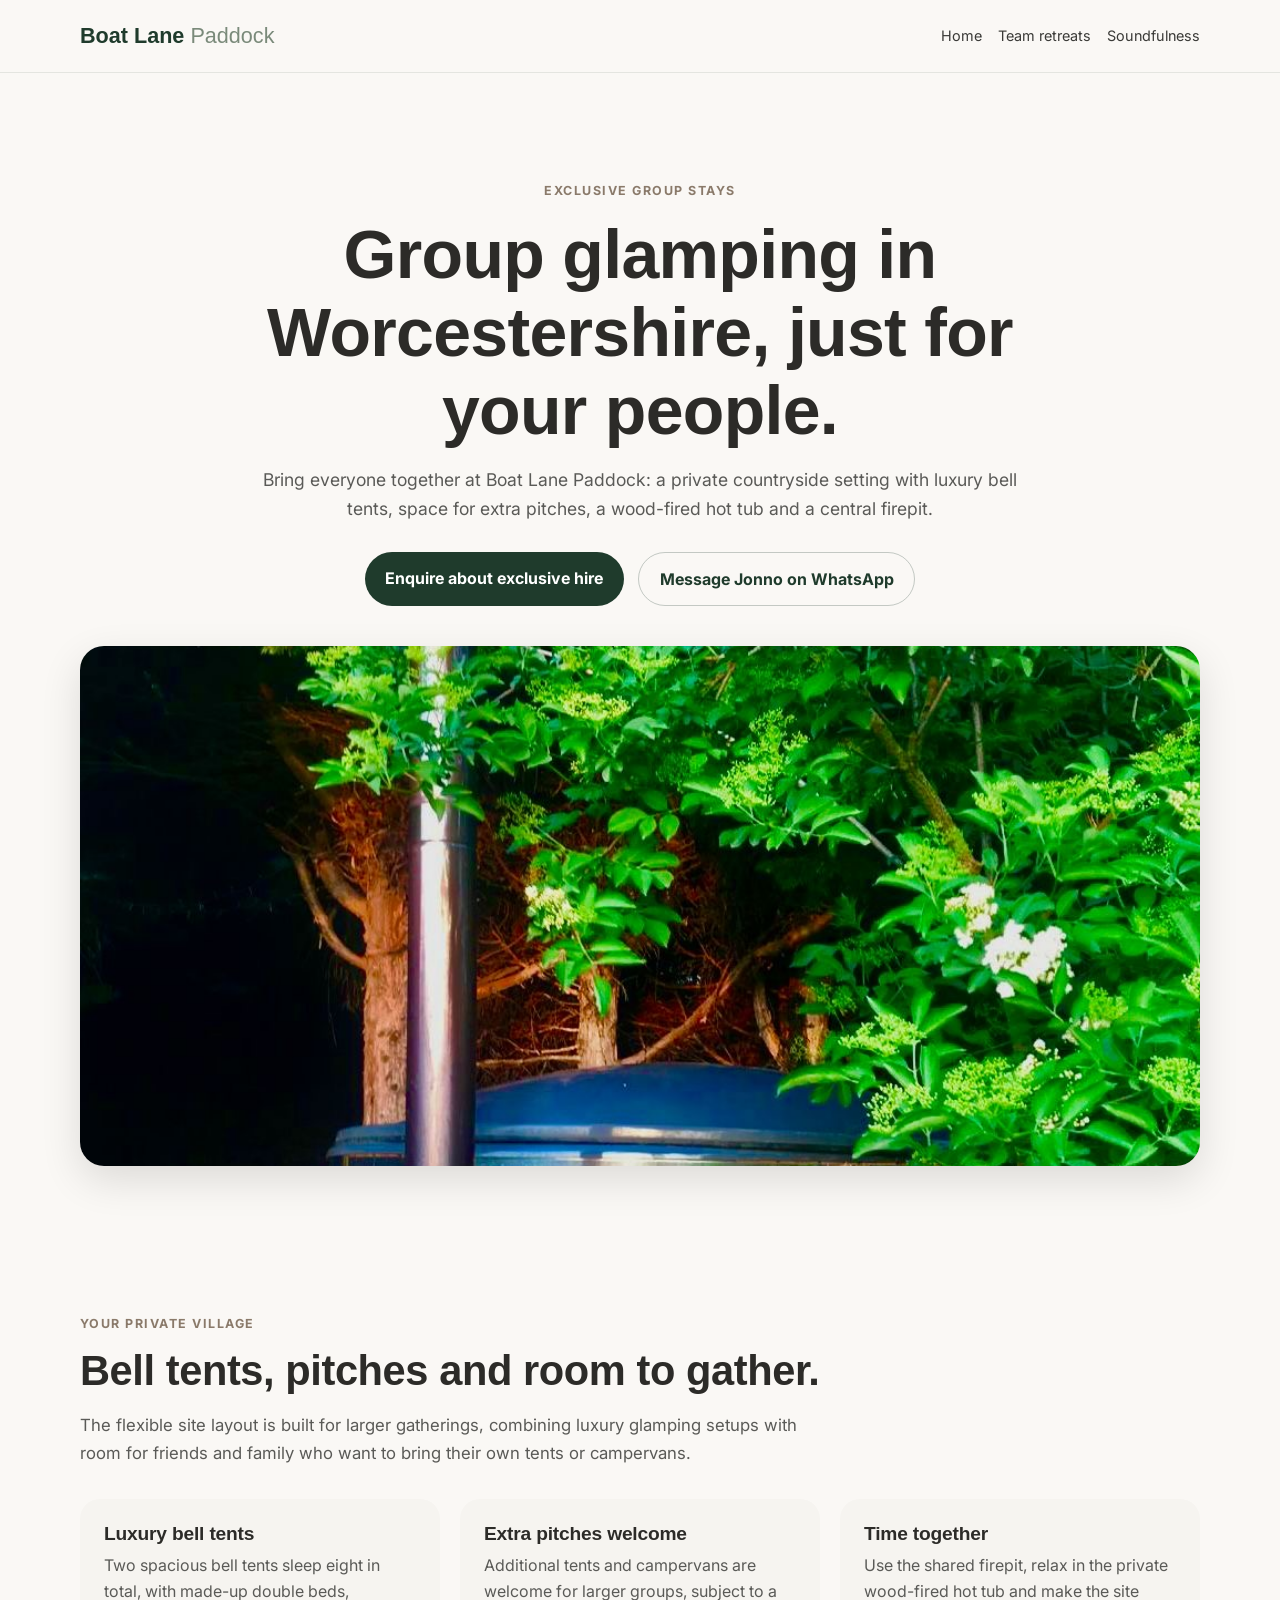
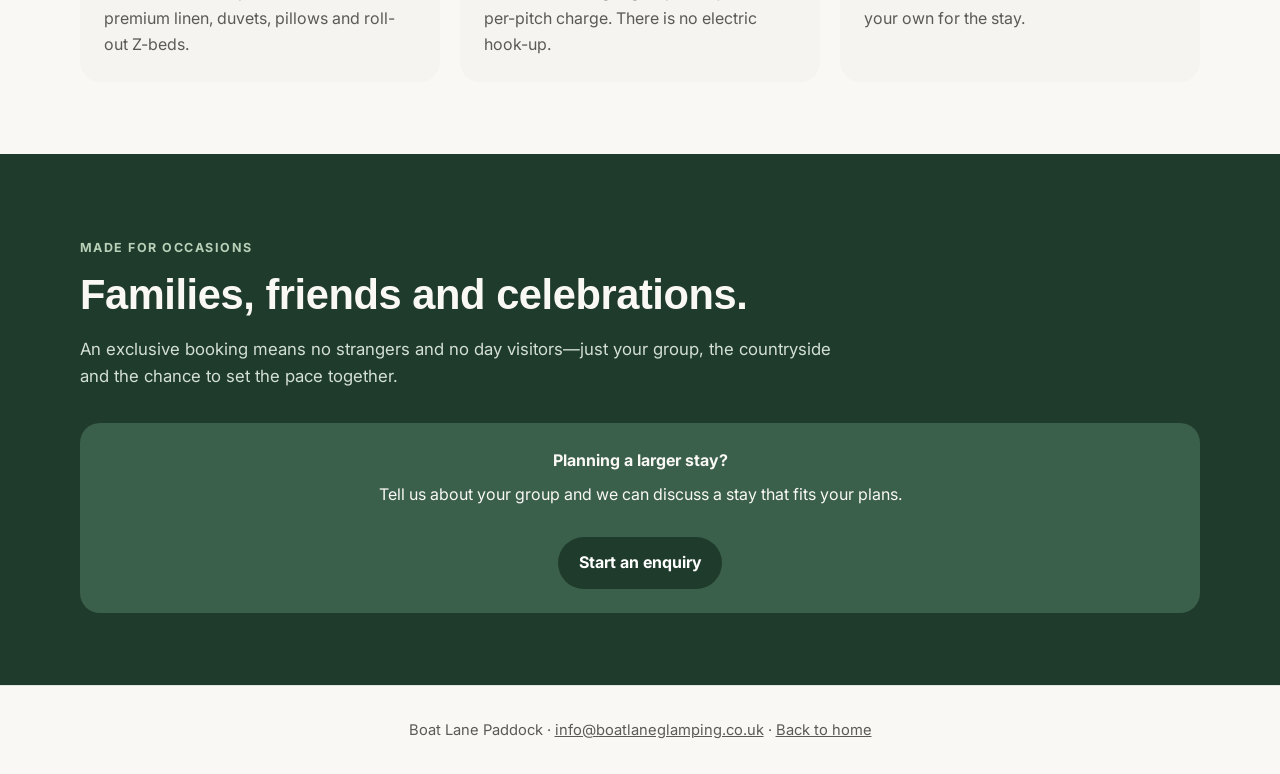
<file: docs/group-glamping/index.html>
<!DOCTYPE html>
<html lang="en-GB">
<head>
    <meta charset="UTF-8" />
    <meta name="viewport" content="width=device-width, initial-scale=1.0" />
    <title>Exclusive Group Glamping in Worcestershire | Boat Lane Paddock</title>
    <meta name="description" content="Book Boat Lane Paddock exclusively for your group. Worcestershire bell tents, extra pitches, a wood-fired hot tub and a central firepit for 20+ guests." />
    <link rel="canonical" href="https://boatlaneglamping.co.uk/group-glamping/" />
    <meta property="og:title" content="Exclusive Group Glamping in Worcestershire | Boat Lane Paddock" />
    <meta property="og:description" content="Exclusive group stays with bell tents, extra pitches, a wood-fired hot tub and a central firepit." />
    <meta property="og:image" content="https://boatlaneglamping.co.uk/paddock.jpg" />
    <meta property="og:image:alt" content="Wood-fired hot tub under the stars at Boat Lane Paddock" />
    <meta property="og:type" content="website" />
    <meta property="og:locale" content="en_GB" />
    <link rel="preconnect" href="https://fonts.googleapis.com" />
    <link rel="preconnect" href="https://fonts.gstatic.com" crossorigin />
    <link href="https://fonts.googleapis.com/css2?family=Inter:opsz,wght@14..32,400;14..32,500;14..32,600;14..32,700&display=swap" rel="stylesheet" />
    <link rel="stylesheet" href="../landing-pages.css" />
    <script type="application/ld+json">
    {"@context":"https://schema.org","@type":"WebPage","@id":"https://boatlaneglamping.co.uk/group-glamping/#webpage","url":"https://boatlaneglamping.co.uk/group-glamping/","name":"Exclusive Group Glamping in Worcestershire","description":"Exclusive group stays with bell tents, extra pitches, a wood-fired hot tub and a central firepit.","isPartOf":{"@id":"https://boatlaneglamping.co.uk/#website"},"inLanguage":"en-GB"}
    </script>
</head>
<body>
    <header class="site-header"><div class="container header-inner"><a class="brand" href="../">Boat Lane <span>Paddock</span></a><nav class="site-nav" aria-label="Primary"><a href="../">Home</a><a href="../team-retreats/">Team retreats</a><a href="../soundfulness/">Soundfulness</a></nav></div></header>
    <main>
        <section class="hero"><div class="container"><p class="eyebrow">Exclusive group stays</p><h1>Group glamping in Worcestershire, just for your people.</h1><p class="lede">Bring everyone together at Boat Lane Paddock: a private countryside setting with luxury bell tents, space for extra pitches, a wood-fired hot tub and a central firepit.</p><div class="actions"><a class="button button-primary" href="../#contact">Enquire about exclusive hire</a><a class="button button-secondary" href="https://wa.me/447530071958">Message Jonno on WhatsApp</a></div><img class="hero-image" src="../paddock.jpg" alt="Wood-fired hot tub under the stars at Boat Lane Paddock" width="1011" height="1392" fetchpriority="high" decoding="async" /></div></section>
        <section class="content"><div class="container"><p class="eyebrow">Your private village</p><h2>Bell tents, pitches and room to gather.</h2><p class="content-copy">The flexible site layout is built for larger gatherings, combining luxury glamping setups with room for friends and family who want to bring their own tents or campervans.</p><div class="grid"><article class="card"><h3>Luxury bell tents</h3><p>Two spacious bell tents sleep eight in total, with made-up double beds, premium linen, duvets, pillows and roll-out Z-beds.</p></article><article class="card"><h3>Extra pitches welcome</h3><p>Additional tents and campervans are welcome for larger groups, subject to a per-pitch charge. There is no electric hook-up.</p></article><article class="card"><h3>Time together</h3><p>Use the shared firepit, relax in the private wood-fired hot tub and make the site your own for the stay.</p></article></div></div></section>
        <section class="content content-dark"><div class="container"><p class="eyebrow">Made for occasions</p><h2>Families, friends and celebrations.</h2><p class="content-copy">An exclusive booking means no strangers and no day visitors—just your group, the countryside and the chance to set the pace together.</p><div class="callout"><strong>Planning a larger stay?</strong><p>Tell us about your group and we can discuss a stay that fits your plans.</p><div class="actions"><a class="button button-primary" href="../#contact">Start an enquiry</a></div></div></div></section>
    </main>
    <footer class="footer"><div class="container">Boat Lane Paddock · <a href="mailto:info@boatlaneglamping.co.uk">info@boatlaneglamping.co.uk</a> · <a href="../">Back to home</a></div></footer>
</body>
</html>
</file>
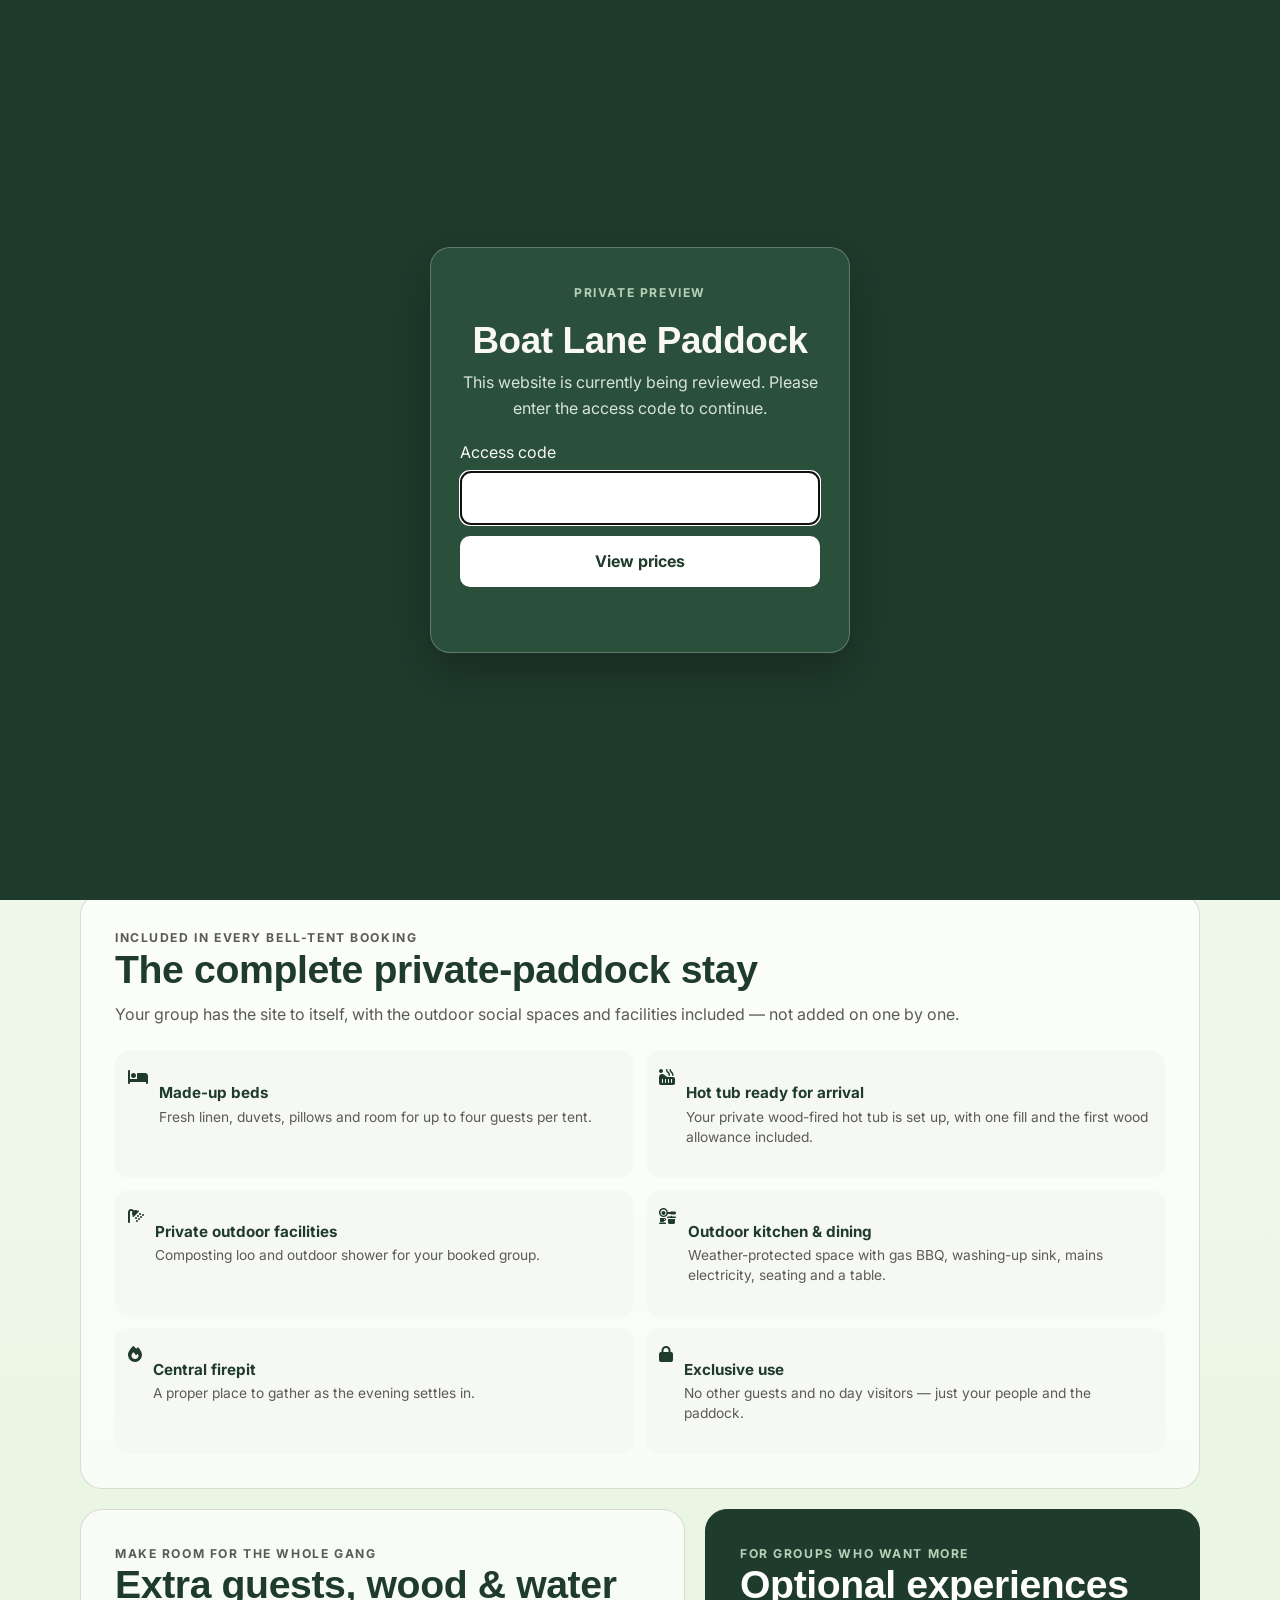
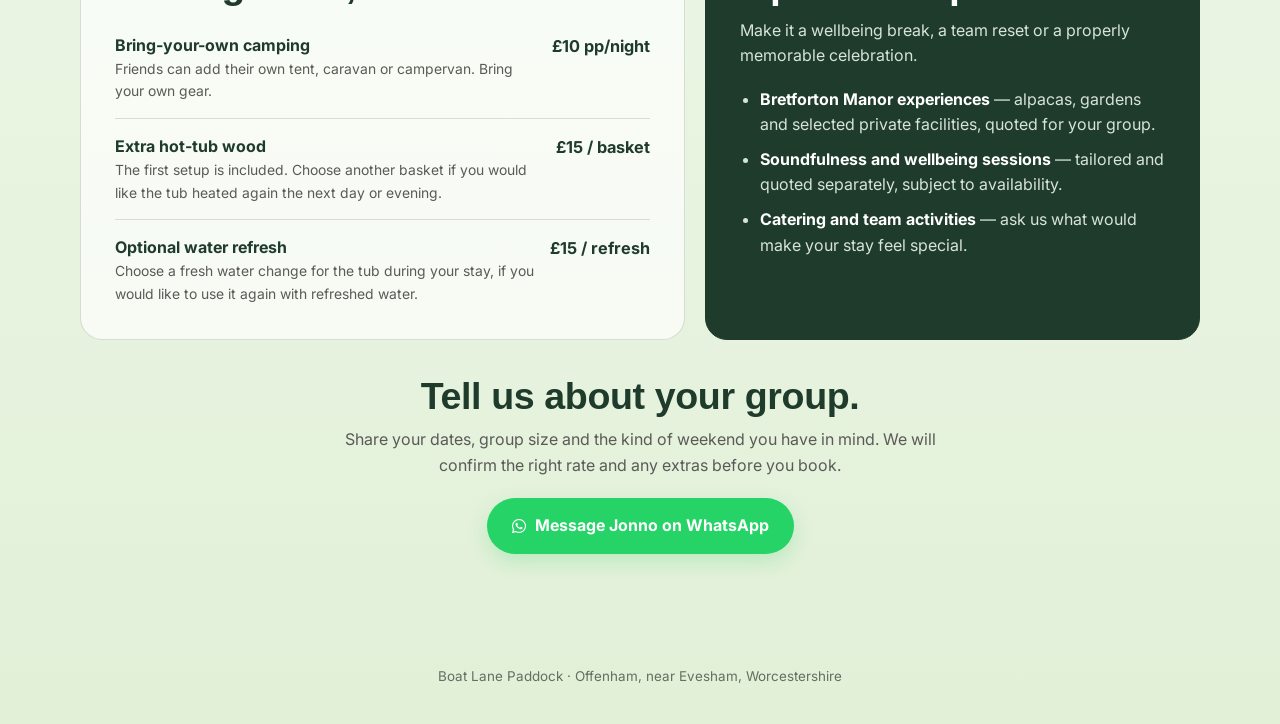
<file: docs/pricing/index.html>
<!DOCTYPE html>
<html lang="en-GB">
<head>
  <meta charset="UTF-8" />
  <meta name="viewport" content="width=device-width, initial-scale=1.0" />
  <meta name="theme-color" content="#faf8f5" />
  <meta name="robots" content="noindex, nofollow" />
  <title>Weekend Prices | Boat Lane Paddock</title>
  <meta name="description" content="Clear weekend prices for exclusive-use glamping at Boat Lane Paddock in Offenham." />
  <link rel="preconnect" href="https://fonts.googleapis.com" />
  <link rel="preconnect" href="https://fonts.gstatic.com" crossorigin />
  <link href="https://fonts.googleapis.com/css2?family=Inter:opsz,wght@14..32,400;14..32,500;14..32,600;14..32,700&display=swap" rel="stylesheet" />
  <link rel="stylesheet" href="https://cdnjs.cloudflare.com/ajax/libs/font-awesome/6.5.0/css/all.min.css" />
  <style>
    :root { --green:#1f3b2c; --green-2:#2a4f3a; --cream:#faf8f5; --ink:#2c2b28; --muted:#5a5a57; --pale:#e8efe8; --line:rgba(31,59,44,.16); }
    * { box-sizing:border-box; }
    html { scroll-behavior:smooth; }
    body { margin:0; font-family:Inter,Arial,sans-serif; background:linear-gradient(180deg,#f6fbf2 0%,#eef7e8 52%,#e2f0d8 100%); color:var(--ink); line-height:1.6; }
    h1,h2,h3 { font-family:"Gill Sans","Gill Sans MT",Calibri,"Trebuchet MS",sans-serif; letter-spacing:-.01em; line-height:1.1; }
    a { color:inherit; }
    .container { width:min(1120px,calc(100% - 48px)); margin:0 auto; }
    header { position:sticky; top:0; z-index:10; background:rgba(246,251,242,.9); backdrop-filter:blur(10px); border-bottom:1px solid rgba(31,59,44,.08); }
    .nav { min-height:76px; display:flex; align-items:center; justify-content:space-between; gap:22px; }
    .logo { text-decoration:none; font-family:"Gill Sans","Gill Sans MT",Calibri,sans-serif; font-size:1.42rem; font-weight:700; color:var(--green); }
    .logo span { color:#7a8a7a; font-weight:400; }
    .back { text-decoration:none; color:var(--green); font-size:.92rem; font-weight:600; }
    .back i { margin-right:7px; }
    main { padding:72px 0 84px; }
    .eyebrow { margin:0 0 8px; font-size:.76rem; letter-spacing:.13em; text-transform:uppercase; color:#8a7a6a; font-weight:700; }
    .hero { text-align:center; max-width:780px; margin:0 auto 52px; }
    h1 { margin:0 0 14px; font-size:clamp(2.8rem,6vw,4.45rem); color:var(--green); }
    .lead { margin:0 auto; max-width:670px; color:var(--muted); font-size:clamp(1.05rem,2vw,1.22rem); }
    .price-grid { display:grid; grid-template-columns:repeat(3,1fr); gap:16px; margin-bottom:24px; }
    .price-card { position:relative; padding:28px 24px 25px; background:rgba(255,255,255,.78); border:1px solid var(--line); border-radius:20px; box-shadow:0 9px 25px rgba(31,59,44,.06); }
    .price-card.recommended { background:var(--green); border-color:var(--green); color:#fff; box-shadow:0 16px 36px rgba(31,59,44,.2); transform:translateY(-7px); }
    .label { margin:0 0 9px; font-size:.74rem; letter-spacing:.1em; text-transform:uppercase; color:#7a8a7a; font-weight:700; }
    .recommended .label { color:#b8d0b8; }
    .rate { margin:0; font-family:"Gill Sans","Gill Sans MT",Calibri,sans-serif; font-size:clamp(2.35rem,5vw,3.1rem); font-weight:700; line-height:1; color:var(--green); }
    .recommended .rate { color:#fff; }
    .basis { margin:8px 0 0; font-size:.92rem; color:var(--muted); }
    .recommended .basis { color:#d7e4d7; }
    .note { margin:17px 0 0; padding-top:15px; border-top:1px solid var(--line); font-size:.88rem; }
    .recommended .note { border-color:rgba(255,255,255,.2); color:#d7e4d7; }
    .badge { display:inline-block; margin-bottom:11px; padding:5px 9px; border-radius:999px; background:#dfeadf; color:var(--green); font-size:.7rem; font-weight:700; letter-spacing:.06em; text-transform:uppercase; }
    .recommended .badge { background:#d7e4d7; color:var(--green); }
    .price-note { margin:0 auto 55px; max-width:760px; text-align:center; color:var(--muted); font-size:.92rem; }
    .section { padding:34px; margin:20px 0; border:1px solid var(--line); border-radius:22px; background:rgba(255,255,255,.68); }
    .section h2 { margin:0 0 11px; color:var(--green); font-size:clamp(1.85rem,4vw,2.45rem); }
    .section > p { margin:0; color:var(--muted); }
    .included { display:grid; grid-template-columns:repeat(2,1fr); gap:12px; margin:24px 0 0; }
    .included div { display:flex; align-items:flex-start; gap:11px; padding:14px 13px; border-radius:14px; background:#f6f8f4; }
    .included i { color:var(--green); margin-top:4px; }
    .included strong { display:block; font-size:.95rem; color:var(--green); }
    .included span { display:block; margin-top:2px; color:var(--muted); font-size:.86rem; line-height:1.45; }
    .extras { display:grid; grid-template-columns:1.1fr .9fr; gap:20px; margin-top:20px; }
    .extras .section { margin:0; }
    .extra-line { display:flex; justify-content:space-between; align-items:flex-start; gap:16px; padding:15px 0; border-bottom:1px solid var(--line); }
    .extra-line:last-child { border-bottom:0; padding-bottom:0; }
    .extra-line strong { color:var(--green); display:block; }
    .extra-line span { display:block; font-size:.87rem; color:var(--muted); }
    .extra-price { white-space:nowrap; color:var(--green); font-weight:700; font-size:1.02rem; }
    .callout { background:var(--green); color:#fff; border-color:var(--green); }
    .callout h2,.callout strong { color:#fff; }
    .callout p { color:#d7e4d7; }
    .callout ul { margin:18px 0 0; padding-left:20px; color:#d7e4d7; }
    .callout li + li { margin-top:9px; }
    .cta { margin-top:36px; text-align:center; }
    .cta h2 { margin:0 0 10px; color:var(--green); font-size:clamp(1.8rem,4vw,2.35rem); }
    .cta p { margin:0 auto 20px; max-width:600px; color:var(--muted); }
    .button { display:inline-flex; align-items:center; gap:9px; padding:15px 25px; border-radius:999px; background:#25d366; color:#fff; text-decoration:none; font-weight:700; box-shadow:0 8px 20px rgba(37,211,102,.22); }
    .button:hover { background:#1da851; transform:translateY(-2px); }
    footer { padding:28px 0 36px; color:#617061; font-size:.84rem; text-align:center; }
    #previewGate { position:fixed; inset:0; z-index:100; display:flex; align-items:center; justify-content:center; padding:24px; background:var(--green); color:var(--cream); }
    .preview-card { width:min(100%,420px); padding:35px 29px; text-align:center; background:var(--green-2); border:1px solid rgba(255,255,255,.25); border-radius:20px; box-shadow:0 18px 48px rgba(0,0,0,.28); }
    .preview-card h2 { margin:0 0 9px; font-size:2.3rem; }
    .preview-card p { margin:0 0 18px; color:#d7e4d7; }
    .preview-card input { width:100%; padding:13px 15px; border:1px solid rgba(255,255,255,.45); border-radius:10px; font:inherit; }
    .preview-card button { width:100%; margin-top:11px; border:0; background:#fff; color:var(--green); padding:13px; border-radius:10px; font:inherit; font-weight:700; cursor:pointer; }
    .error { min-height:1.4em; margin:9px 0 0 !important; font-size:.9rem; color:#ffe1d7 !important; }
    body.preview-unlocked #previewGate { display:none; }
    @media (max-width:760px) { .container{width:min(100% - 32px,1120px)} .nav{min-height:65px}.price-grid,.included,.extras{grid-template-columns:1fr}.price-card.recommended{transform:none}.section{padding:26px 20px} main{padding-top:48px} }
  </style>
</head>
<body>
  <div id="previewGate" role="dialog" aria-modal="true" aria-labelledby="previewGateTitle">
    <div class="preview-card">
      <p class="eyebrow" style="color:#b8d0b8">Private preview</p>
      <h2 id="previewGateTitle">Boat Lane Paddock</h2>
      <p>This website is currently being reviewed. Please enter the access code to continue.</p>
      <form id="previewGateForm">
        <label for="previewGatePassword" style="display:block;text-align:left;margin-bottom:6px">Access code</label>
        <input id="previewGatePassword" type="password" autocomplete="current-password" required />
        <button type="submit">View prices</button>
        <p id="previewGateError" class="error" role="alert"></p>
      </form>
    </div>
  </div>
  <header><div class="container nav"><a class="logo" href="/">Boat Lane <span>Paddock</span></a><a class="back" href="/"><i class="fa-solid fa-arrow-left"></i>Back to the paddock</a></div></header>
  <main class="container">
    <section class="hero">
      <p class="eyebrow">Exclusive-use weekends</p>
      <h1>Simple prices.<br />Your own paddock.</h1>
      <p class="lead">Choose the weekend that suits your group. Every bell-tent booking gives your group private use of Boat Lane Paddock — there are no other guests.</p>
    </section>
    <section class="price-grid" aria-label="Weekend pricing">
      <article class="price-card"><p class="label">Off-season &amp; quiet dates</p><p class="rate">£350</p><p class="basis">both bell tents · two nights<br />up to eight guests</p><p class="note">Our lowest whole-paddock weekend rate, available on selected quieter dates.</p></article>
      <article class="price-card recommended"><span class="badge">Most weekends</span><p class="label">Standard weekend</p><p class="rate">£395</p><p class="basis">both bell tents · two nights<br />up to eight guests</p><p class="note">The usual Friday–Sunday price for both furnished tents and exclusive paddock use.</p></article>
      <article class="price-card"><p class="label">Peak &amp; high-demand dates</p><p class="rate">£450</p><p class="basis">both bell tents · two nights<br />up to eight guests</p><p class="note">For selected peak weekends. We will always confirm the rate before booking.</p></article>
    </section>
    <p class="price-note">Each booking includes both furnished bell tents. Prices are for the complete two-night paddock package, not per tent or per person; each tent sleeps up to four guests.</p>
    <section class="section">
      <p class="eyebrow">Included in every bell-tent booking</p>
      <h2>The complete private-paddock stay</h2>
      <p>Your group has the site to itself, with the outdoor social spaces and facilities included — not added on one by one.</p>
      <div class="included">
        <div><i class="fa-solid fa-bed"></i><p><strong>Made-up beds</strong><span>Fresh linen, duvets, pillows and room for up to four guests per tent.</span></p></div>
        <div><i class="fa-solid fa-hot-tub-person"></i><p><strong>Hot tub ready for arrival</strong><span>Your private wood-fired hot tub is set up, with one fill and the first wood allowance included.</span></p></div>
        <div><i class="fa-solid fa-shower"></i><p><strong>Private outdoor facilities</strong><span>Composting loo and outdoor shower for your booked group.</span></p></div>
        <div><i class="fa-solid fa-kitchen-set"></i><p><strong>Outdoor kitchen &amp; dining</strong><span>Weather-protected space with gas BBQ, washing-up sink, mains electricity, seating and a table.</span></p></div>
        <div><i class="fa-solid fa-fire"></i><p><strong>Central firepit</strong><span>A proper place to gather as the evening settles in.</span></p></div>
        <div><i class="fa-solid fa-lock"></i><p><strong>Exclusive use</strong><span>No other guests and no day visitors — just your people and the paddock.</span></p></div>
      </div>
    </section>
    <section class="extras">
      <div class="section"><p class="eyebrow">Make room for the whole gang</p><h2>Extra guests, wood &amp; water</h2>
        <div class="extra-line"><div><strong>Bring-your-own camping</strong><span>Friends can add their own tent, caravan or campervan. Bring your own gear.</span></div><div class="extra-price">£10 pp/night</div></div>
        <div class="extra-line"><div><strong>Extra hot-tub wood</strong><span>The first setup is included. Choose another basket if you would like the tub heated again the next day or evening.</span></div><div class="extra-price">£15 / basket</div></div>
        <div class="extra-line"><div><strong>Optional water refresh</strong><span>Choose a fresh water change for the tub during your stay, if you would like to use it again with refreshed water.</span></div><div class="extra-price">£15 / refresh</div></div>
      </div>
      <div class="section callout"><p class="eyebrow" style="color:#b8d0b8">For groups who want more</p><h2>Optional experiences</h2><p>Make it a wellbeing break, a team reset or a properly memorable celebration.</p><ul><li><strong>Bretforton Manor experiences</strong> — alpacas, gardens and selected private facilities, quoted for your group.</li><li><strong>Soundfulness and wellbeing sessions</strong> — tailored and quoted separately, subject to availability.</li><li><strong>Catering and team activities</strong> — ask us what would make your stay feel special.</li></ul></div>
    </section>
    <section class="cta"><h2>Tell us about your group.</h2><p>Share your dates, group size and the kind of weekend you have in mind. We will confirm the right rate and any extras before you book.</p><a class="button" href="https://wa.me/447530071958?text=Hello%20Jonno%2C%20I%27d%20like%20to%20enquire%20about%20a%20Boat%20Lane%20Paddock%20weekend." target="_blank" rel="noopener"><i class="fa-brands fa-whatsapp"></i>Message Jonno on WhatsApp</a></section>
  </main>
  <footer class="container">Boat Lane Paddock · Offenham, near Evesham, Worcestershire</footer>
  <script>
    (function(){const code='bananarama',form=document.getElementById('previewGateForm'),input=document.getElementById('previewGatePassword'),error=document.getElementById('previewGateError');if(sessionStorage.getItem('boatLanePreviewAccess')==='granted'){document.body.classList.add('preview-unlocked')}else{input.focus()}form.addEventListener('submit',function(event){event.preventDefault();if(input.value===code){sessionStorage.setItem('boatLanePreviewAccess','granted');document.body.classList.add('preview-unlocked');error.textContent=''}else{error.textContent='That access code is not recognised.';input.select()}})})();
  </script>
</body>
</html>
</file>
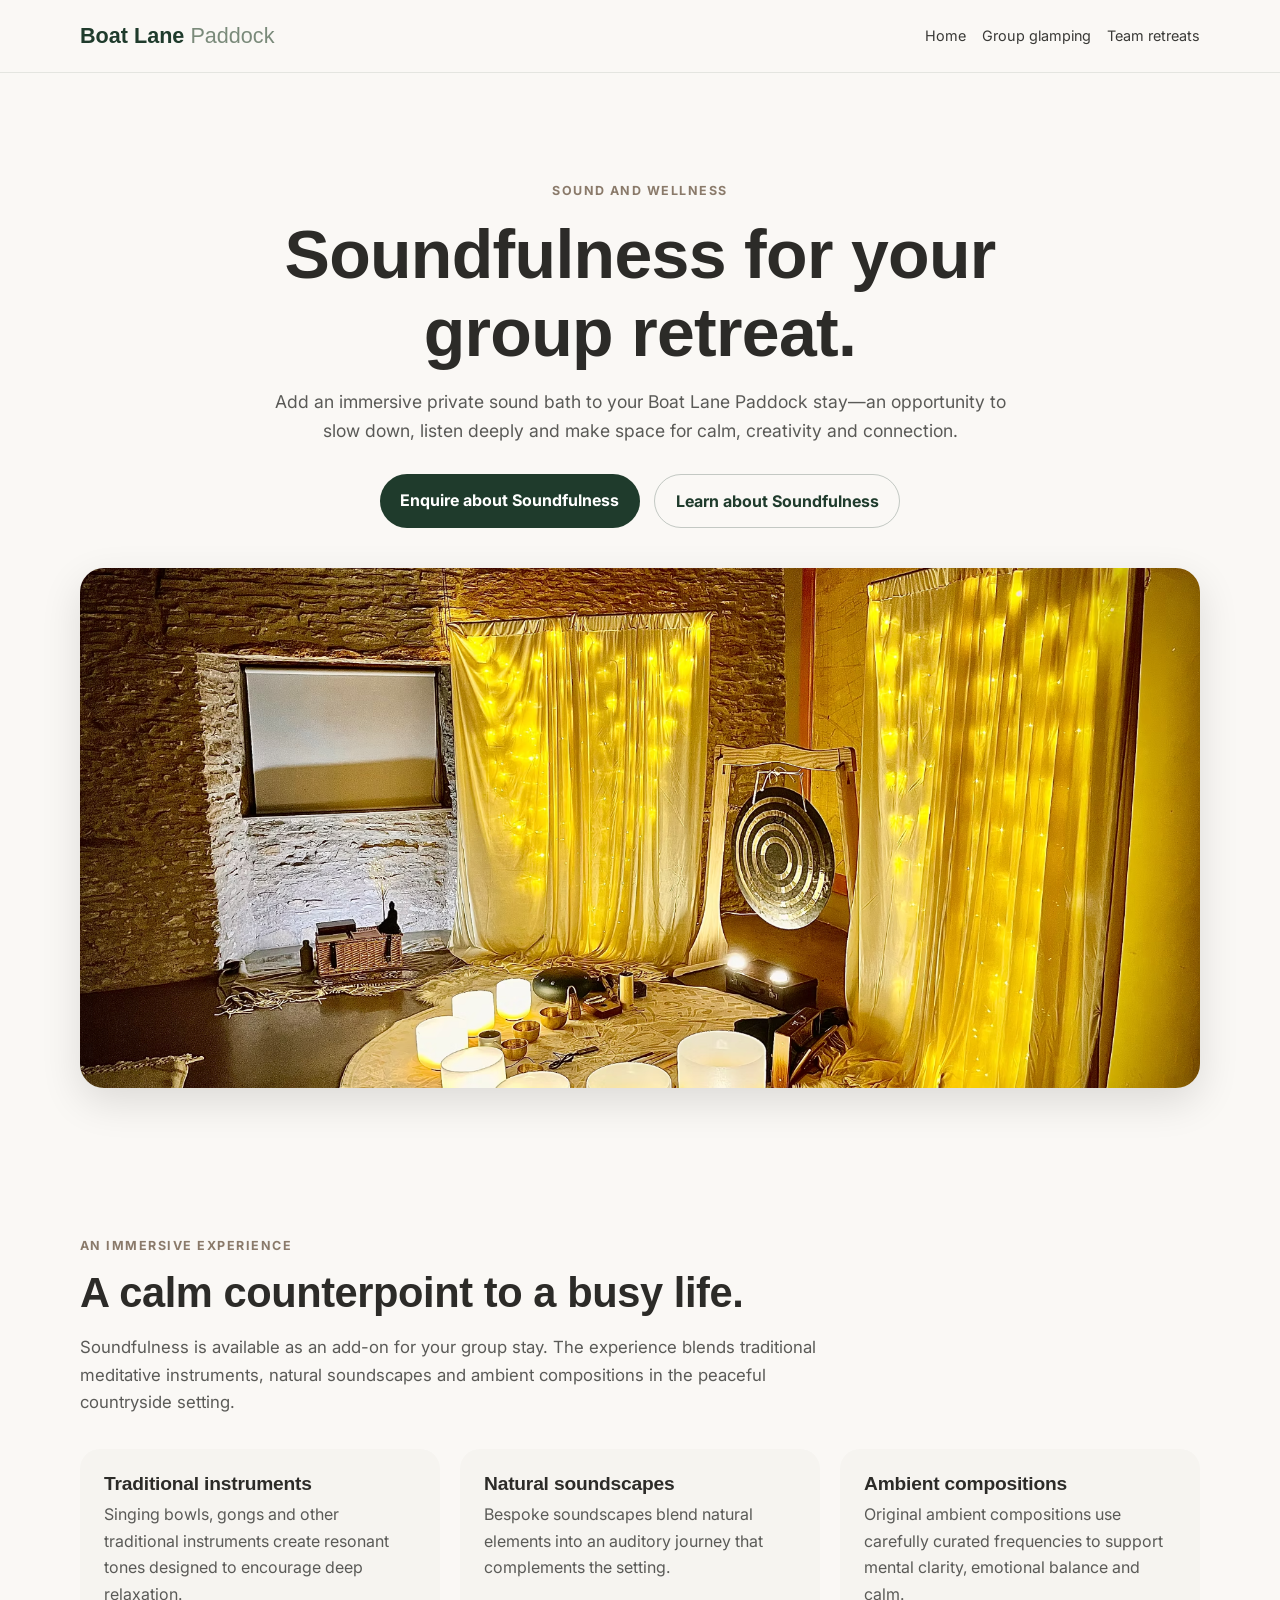
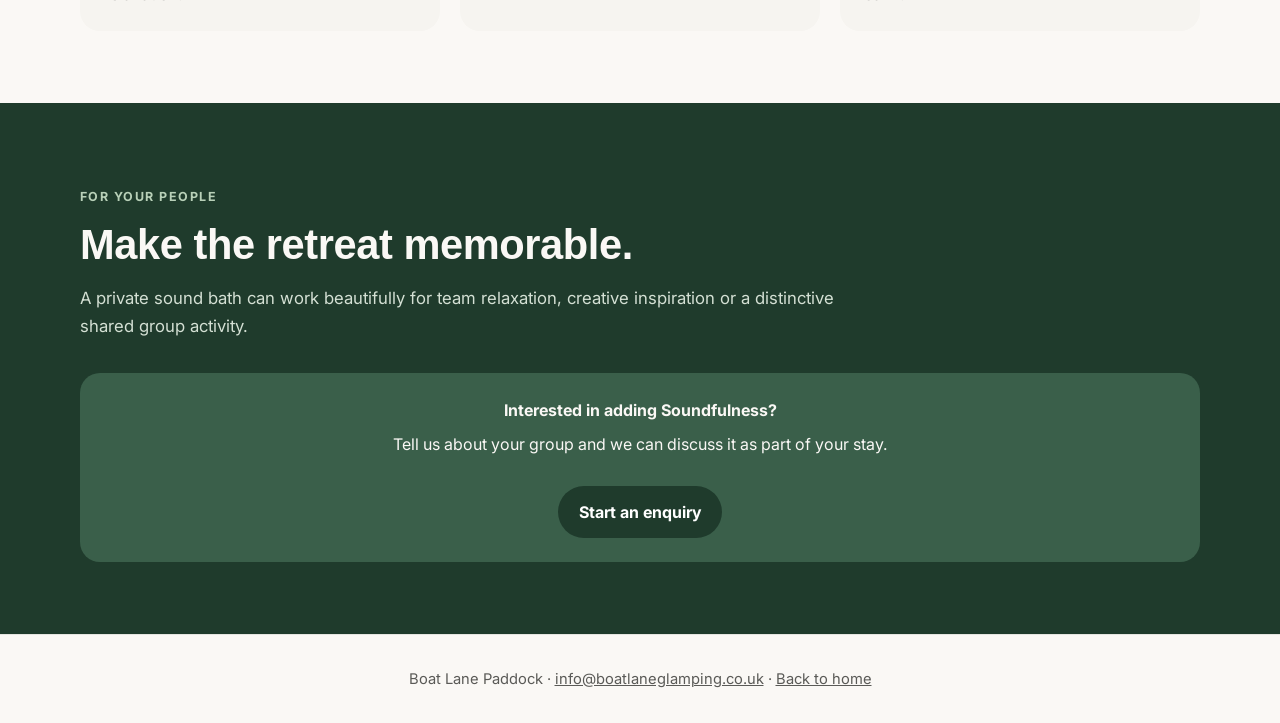
<file: docs/soundfulness/index.html>
<!DOCTYPE html>
<html lang="en-GB">
<head>
    <meta charset="UTF-8" />
    <meta name="viewport" content="width=device-width, initial-scale=1.0" />
    <title>Soundfulness Retreats in Worcestershire | Boat Lane Paddock</title>
    <meta name="description" content="Add a private Soundfulness sound bath to your Boat Lane Paddock group stay in Worcestershire, with traditional instruments, natural soundscapes and ambient compositions." />
    <link rel="canonical" href="https://boatlaneglamping.co.uk/soundfulness/" />
    <meta property="og:title" content="Soundfulness Retreats in Worcestershire | Boat Lane Paddock" />
    <meta property="og:description" content="A private Soundfulness sound bath for your group stay at Boat Lane Paddock." />
    <meta property="og:image" content="https://boatlaneglamping.co.uk/soundfulness.JPG" />
    <meta property="og:image:alt" content="Soundfulness sound bath experience" />
    <meta property="og:type" content="website" />
    <meta property="og:locale" content="en_GB" />
    <link rel="preconnect" href="https://fonts.googleapis.com" />
    <link rel="preconnect" href="https://fonts.gstatic.com" crossorigin />
    <link href="https://fonts.googleapis.com/css2?family=Inter:opsz,wght@14..32,400;14..32,500;14..32,600;14..32,700&display=swap" rel="stylesheet" />
    <link rel="stylesheet" href="../landing-pages.css" />
    <script type="application/ld+json">
    {"@context":"https://schema.org","@type":"WebPage","@id":"https://boatlaneglamping.co.uk/soundfulness/#webpage","url":"https://boatlaneglamping.co.uk/soundfulness/","name":"Soundfulness Retreats in Worcestershire","description":"A private Soundfulness sound bath for your group stay at Boat Lane Paddock.","isPartOf":{"@id":"https://boatlaneglamping.co.uk/#website"},"inLanguage":"en-GB"}
    </script>
</head>
<body>
    <header class="site-header"><div class="container header-inner"><a class="brand" href="../">Boat Lane <span>Paddock</span></a><nav class="site-nav" aria-label="Primary"><a href="../">Home</a><a href="../group-glamping/">Group glamping</a><a href="../team-retreats/">Team retreats</a></nav></div></header>
    <main>
        <section class="hero"><div class="container"><p class="eyebrow">Sound and wellness</p><h1>Soundfulness for your group retreat.</h1><p class="lede">Add an immersive private sound bath to your Boat Lane Paddock stay—an opportunity to slow down, listen deeply and make space for calm, creativity and connection.</p><div class="actions"><a class="button button-primary" href="../#contact">Enquire about Soundfulness</a><a class="button button-secondary" href="https://www.chrishopecomposer.co.uk/soundfulness">Learn about Soundfulness</a></div><img class="hero-image" src="../soundfulness.JPG" alt="Soundfulness sound bath experience" width="1816" height="1358" fetchpriority="high" decoding="async" /></div></section>
        <section class="content"><div class="container"><p class="eyebrow">An immersive experience</p><h2>A calm counterpoint to a busy life.</h2><p class="content-copy">Soundfulness is available as an add-on for your group stay. The experience blends traditional meditative instruments, natural soundscapes and ambient compositions in the peaceful countryside setting.</p><div class="grid"><article class="card"><h3>Traditional instruments</h3><p>Singing bowls, gongs and other traditional instruments create resonant tones designed to encourage deep relaxation.</p></article><article class="card"><h3>Natural soundscapes</h3><p>Bespoke soundscapes blend natural elements into an auditory journey that complements the setting.</p></article><article class="card"><h3>Ambient compositions</h3><p>Original ambient compositions use carefully curated frequencies to support mental clarity, emotional balance and calm.</p></article></div></div></section>
        <section class="content content-dark"><div class="container"><p class="eyebrow">For your people</p><h2>Make the retreat memorable.</h2><p class="content-copy">A private sound bath can work beautifully for team relaxation, creative inspiration or a distinctive shared group activity.</p><div class="callout"><strong>Interested in adding Soundfulness?</strong><p>Tell us about your group and we can discuss it as part of your stay.</p><div class="actions"><a class="button button-primary" href="../#contact">Start an enquiry</a></div></div></div></section>
    </main>
    <footer class="footer"><div class="container">Boat Lane Paddock · <a href="mailto:info@boatlaneglamping.co.uk">info@boatlaneglamping.co.uk</a> · <a href="../">Back to home</a></div></footer>
</body>
</html>
</file>
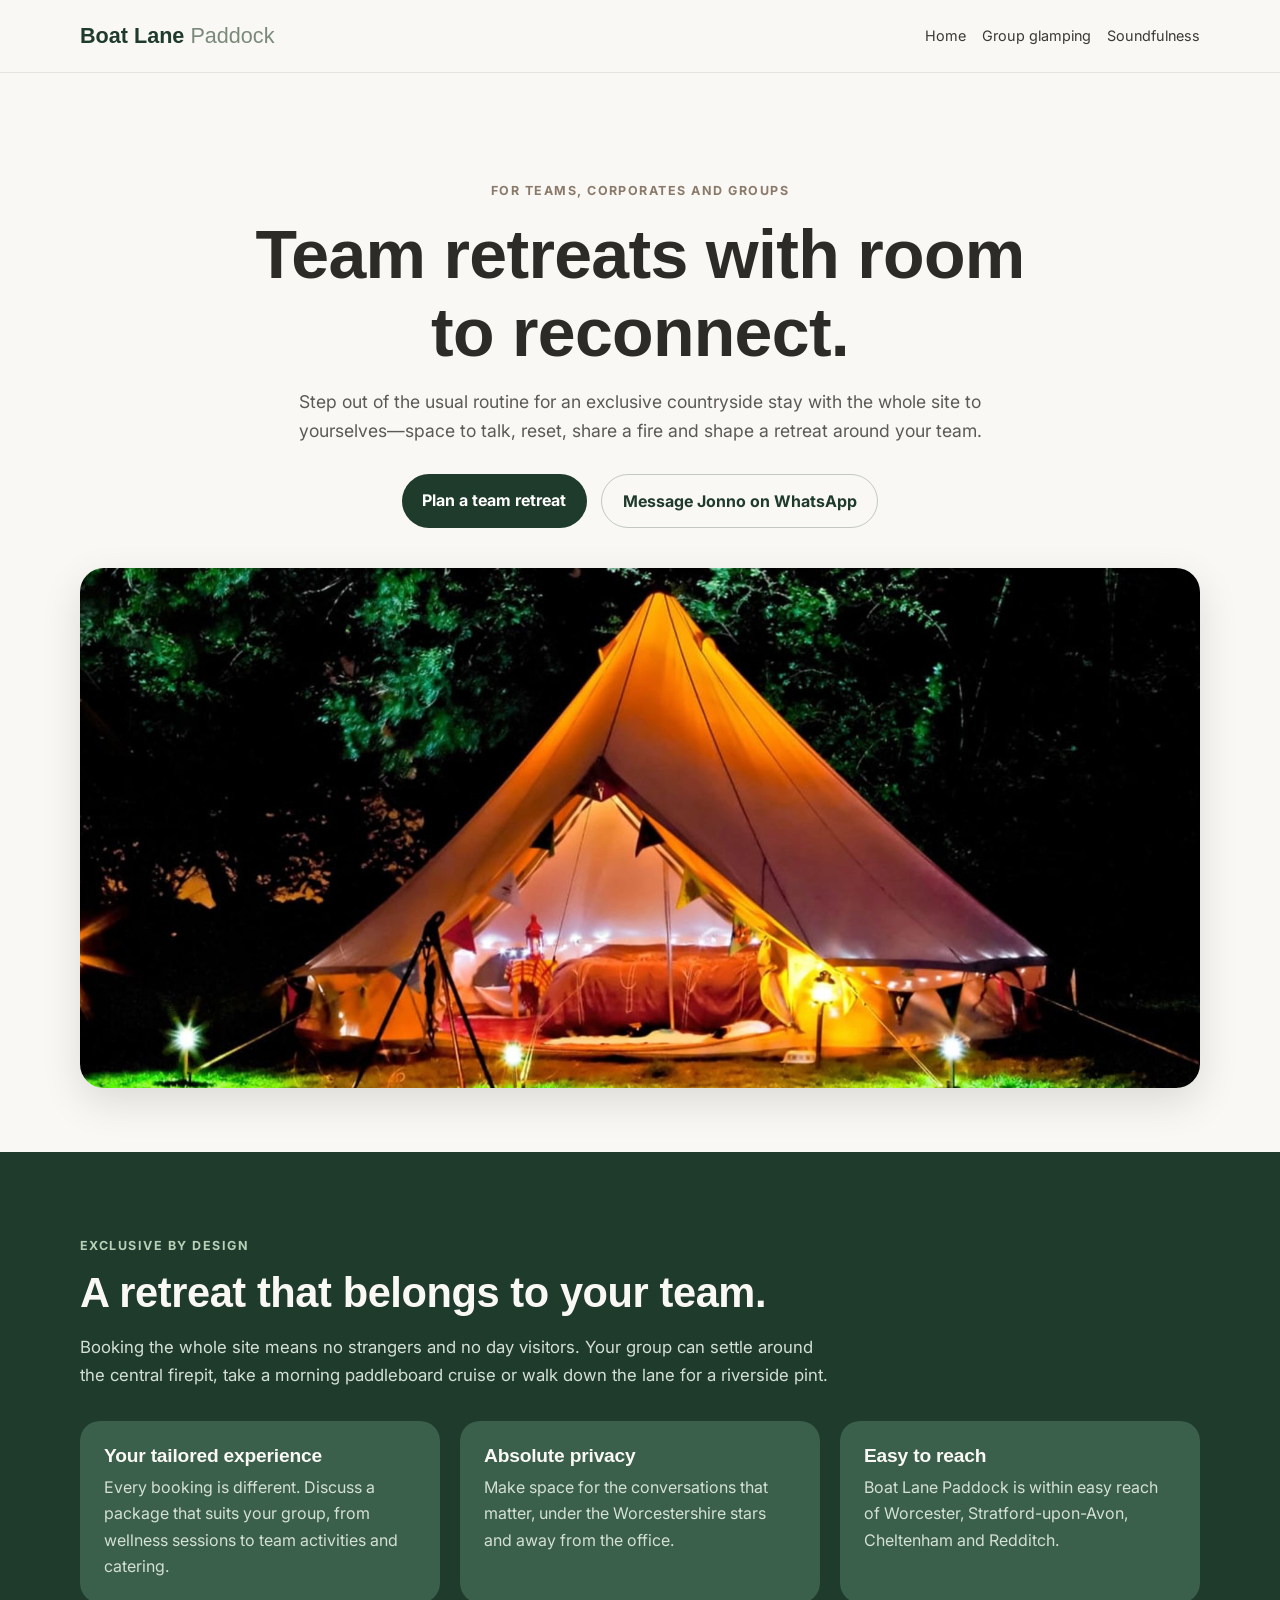
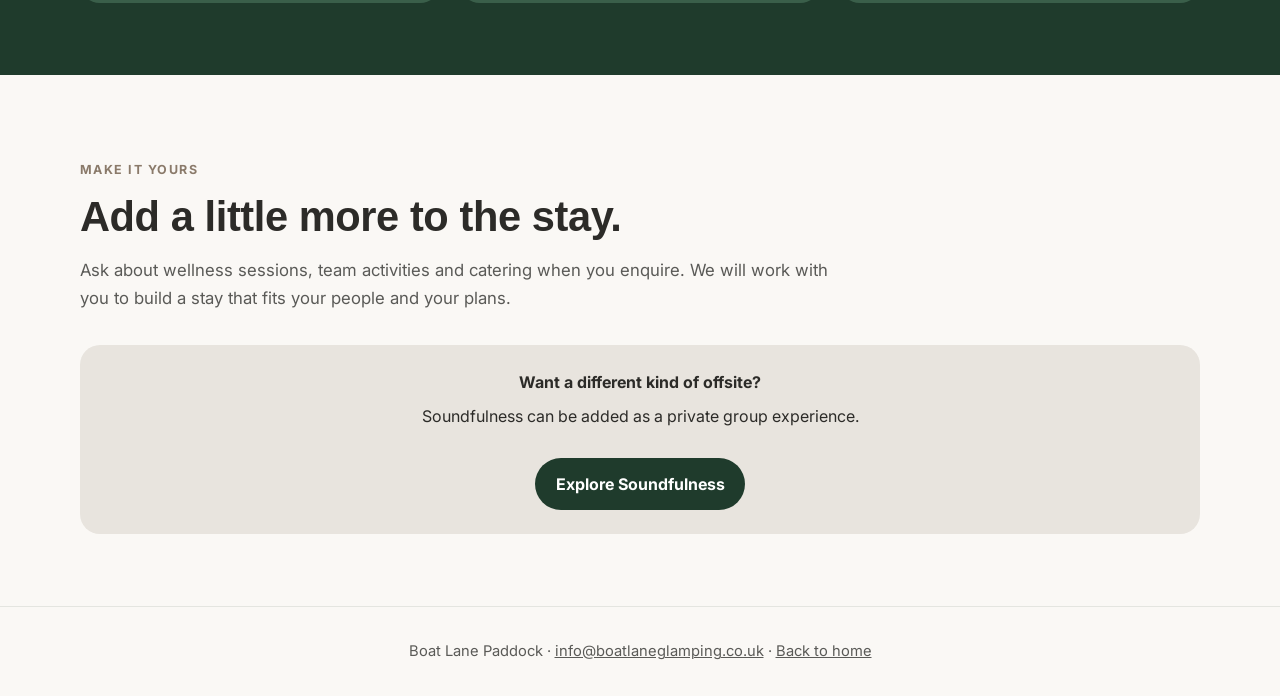
<file: docs/team-retreats/index.html>
<!DOCTYPE html>
<html lang="en-GB">
<head>
    <meta charset="UTF-8" />
    <meta name="viewport" content="width=device-width, initial-scale=1.0" />
    <title>Team Retreats in Worcestershire | Boat Lane Paddock</title>
    <meta name="description" content="Plan a private team retreat in Worcestershire with Boat Lane Paddock: exclusive glamping, a central firepit, countryside activities and tailored group experiences." />
    <link rel="canonical" href="https://boatlaneglamping.co.uk/team-retreats/" />
    <meta property="og:title" content="Team Retreats in Worcestershire | Boat Lane Paddock" />
    <meta property="og:description" content="Exclusive countryside team retreats with glamping, firepit time and tailored group experiences." />
    <meta property="og:image" content="https://boatlaneglamping.co.uk/hero.jpg" />
    <meta property="og:image:alt" content="Boat Lane Paddock at night" />
    <meta property="og:type" content="website" />
    <meta property="og:locale" content="en_GB" />
    <link rel="preconnect" href="https://fonts.googleapis.com" />
    <link rel="preconnect" href="https://fonts.gstatic.com" crossorigin />
    <link href="https://fonts.googleapis.com/css2?family=Inter:opsz,wght@14..32,400;14..32,500;14..32,600;14..32,700&display=swap" rel="stylesheet" />
    <link rel="stylesheet" href="../landing-pages.css" />
    <script type="application/ld+json">
    {"@context":"https://schema.org","@type":"WebPage","@id":"https://boatlaneglamping.co.uk/team-retreats/#webpage","url":"https://boatlaneglamping.co.uk/team-retreats/","name":"Team Retreats in Worcestershire","description":"Exclusive countryside team retreats with glamping, firepit time and tailored group experiences.","isPartOf":{"@id":"https://boatlaneglamping.co.uk/#website"},"inLanguage":"en-GB"}
    </script>
</head>
<body>
    <header class="site-header"><div class="container header-inner"><a class="brand" href="../">Boat Lane <span>Paddock</span></a><nav class="site-nav" aria-label="Primary"><a href="../">Home</a><a href="../group-glamping/">Group glamping</a><a href="../soundfulness/">Soundfulness</a></nav></div></header>
    <main>
        <section class="hero"><div class="container"><p class="eyebrow">For teams, corporates and groups</p><h1>Team retreats with room to reconnect.</h1><p class="lede">Step out of the usual routine for an exclusive countryside stay with the whole site to yourselves—space to talk, reset, share a fire and shape a retreat around your team.</p><div class="actions"><a class="button button-primary" href="../#contact">Plan a team retreat</a><a class="button button-secondary" href="https://wa.me/447530071958">Message Jonno on WhatsApp</a></div><img class="hero-image" src="../hero.jpg" alt="Boat Lane Paddock at night" width="1843" height="1021" fetchpriority="high" decoding="async" /></div></section>
        <section class="content content-dark"><div class="container"><p class="eyebrow">Exclusive by design</p><h2>A retreat that belongs to your team.</h2><p class="content-copy">Booking the whole site means no strangers and no day visitors. Your group can settle around the central firepit, take a morning paddleboard cruise or walk down the lane for a riverside pint.</p><div class="grid"><article class="card"><h3>Your tailored experience</h3><p>Every booking is different. Discuss a package that suits your group, from wellness sessions to team activities and catering.</p></article><article class="card"><h3>Absolute privacy</h3><p>Make space for the conversations that matter, under the Worcestershire stars and away from the office.</p></article><article class="card"><h3>Easy to reach</h3><p>Boat Lane Paddock is within easy reach of Worcester, Stratford-upon-Avon, Cheltenham and Redditch.</p></article></div></div></section>
        <section class="content"><div class="container"><p class="eyebrow">Make it yours</p><h2>Add a little more to the stay.</h2><p class="content-copy">Ask about wellness sessions, team activities and catering when you enquire. We will work with you to build a stay that fits your people and your plans.</p><div class="callout"><strong>Want a different kind of offsite?</strong><p>Soundfulness can be added as a private group experience.</p><div class="actions"><a class="button button-primary" href="../soundfulness/">Explore Soundfulness</a></div></div></div></section>
    </main>
    <footer class="footer"><div class="container">Boat Lane Paddock · <a href="mailto:info@boatlaneglamping.co.uk">info@boatlaneglamping.co.uk</a> · <a href="../">Back to home</a></div></footer>
</body>
</html>
</file>
<file: docs/landing-pages.css>
:root {
    color-scheme: light;
    --forest: #1f3b2c;
    --forest-light: #3a5f4a;
    --sage: #b8d0b8;
    --cream: #faf8f5;
    --ink: #2c2b28;
    --muted: #5a5a57;
    --card: #f6f4f0;
}

* { box-sizing: border-box; }

html { scroll-behavior: smooth; }

body {
    margin: 0;
    background: var(--cream);
    color: var(--ink);
    font-family: Inter, Arial, sans-serif;
    line-height: 1.65;
}

a { color: inherit; }

.container {
    width: min(1120px, calc(100% - 48px));
    margin: 0 auto;
}

.site-header {
    position: sticky;
    top: 0;
    z-index: 10;
    background: rgba(250, 248, 245, 0.92);
    border-bottom: 1px solid rgba(31, 59, 44, 0.1);
    backdrop-filter: blur(10px);
}

.header-inner {
    display: flex;
    align-items: center;
    justify-content: space-between;
    gap: 1rem;
    min-height: 72px;
}

.brand {
    color: var(--forest);
    font-family: "Gill Sans", "Gill Sans MT", Calibri, "Trebuchet MS", sans-serif;
    font-size: 1.35rem;
    font-weight: 700;
    text-decoration: none;
}

.brand span { color: #7a8a7a; font-weight: 400; }

.site-nav { display: flex; flex-wrap: wrap; gap: 1rem; font-size: 0.9rem; }
.site-nav a { color: #3a3a37; text-decoration: none; }
.site-nav a:hover { color: var(--forest); text-decoration: underline; }

.hero {
    padding: clamp(3.5rem, 8vw, 6rem) 0 4rem;
    text-align: center;
}

.eyebrow {
    color: #8a7a6a;
    font-size: 0.78rem;
    font-weight: 700;
    letter-spacing: 0.12em;
    text-transform: uppercase;
}

h1, h2, h3 {
    font-family: "Gill Sans", "Gill Sans MT", Calibri, "Trebuchet MS", sans-serif;
    letter-spacing: -0.01em;
    line-height: 1.15;
}

h1 { font-size: clamp(2.45rem, 6vw, 4.25rem); margin: 0.55rem auto 1rem; max-width: 850px; }
h2 { font-size: clamp(1.8rem, 4vw, 2.6rem); margin: 0; }
h3 { font-size: 1.2rem; margin: 0 0 0.4rem; }

.lede { color: var(--muted); font-size: 1.1rem; margin: 0 auto; max-width: 760px; }

.actions { display: flex; flex-wrap: wrap; justify-content: center; gap: 0.85rem; margin-top: 1.8rem; }

.button {
    border-radius: 999px;
    display: inline-flex;
    padding: 0.8rem 1.3rem;
    font-weight: 700;
    text-decoration: none;
}

.button-primary { background: var(--forest); color: #fff; }
.button-secondary { border: 1px solid rgba(31, 59, 44, 0.25); color: var(--forest); }

.hero-image {
    border-radius: 24px;
    box-shadow: 0 14px 40px rgba(0, 0, 0, 0.12);
    display: block;
    height: min(52vw, 520px);
    margin: 2.5rem auto 0;
    max-width: 100%;
    object-fit: cover;
    width: 100%;
}

.content { padding: 4.5rem 0; }
.content-dark { background: var(--forest); color: var(--cream); }
.content-dark .eyebrow { color: var(--sage); }
.content-dark .lede, .content-dark .content-copy { color: #d4e0d4; }

.content-copy { color: var(--muted); font-size: 1.05rem; max-width: 760px; }
.content-copy + .content-copy { margin-top: 1rem; }

.grid { display: grid; gap: 1.25rem; grid-template-columns: repeat(3, minmax(0, 1fr)); margin-top: 2rem; }

.card { background: var(--card); border-radius: 20px; padding: 1.5rem; }
.content-dark .card { background: var(--forest-light); }
.content-dark .card p { color: #d4e0d4; }
.card p { color: var(--muted); margin: 0; }

.callout { background: #e8e4de; border-radius: 20px; margin-top: 2rem; padding: 1.5rem; text-align: center; }
.content-dark .callout { background: var(--forest-light); }
.callout p { margin: 0.5rem auto 0; max-width: 650px; }

.footer { border-top: 1px solid rgba(31, 59, 44, 0.1); color: var(--muted); font-size: 0.92rem; padding: 2rem 0; text-align: center; }

@media (max-width: 760px) {
    .container { width: min(100% - 32px, 1120px); }
    .header-inner { flex-direction: column; justify-content: center; padding: 0.85rem 0; }
    .site-nav { justify-content: center; }
    .grid { grid-template-columns: 1fr; }
    .hero-image { height: 58vw; }
}
</file>
